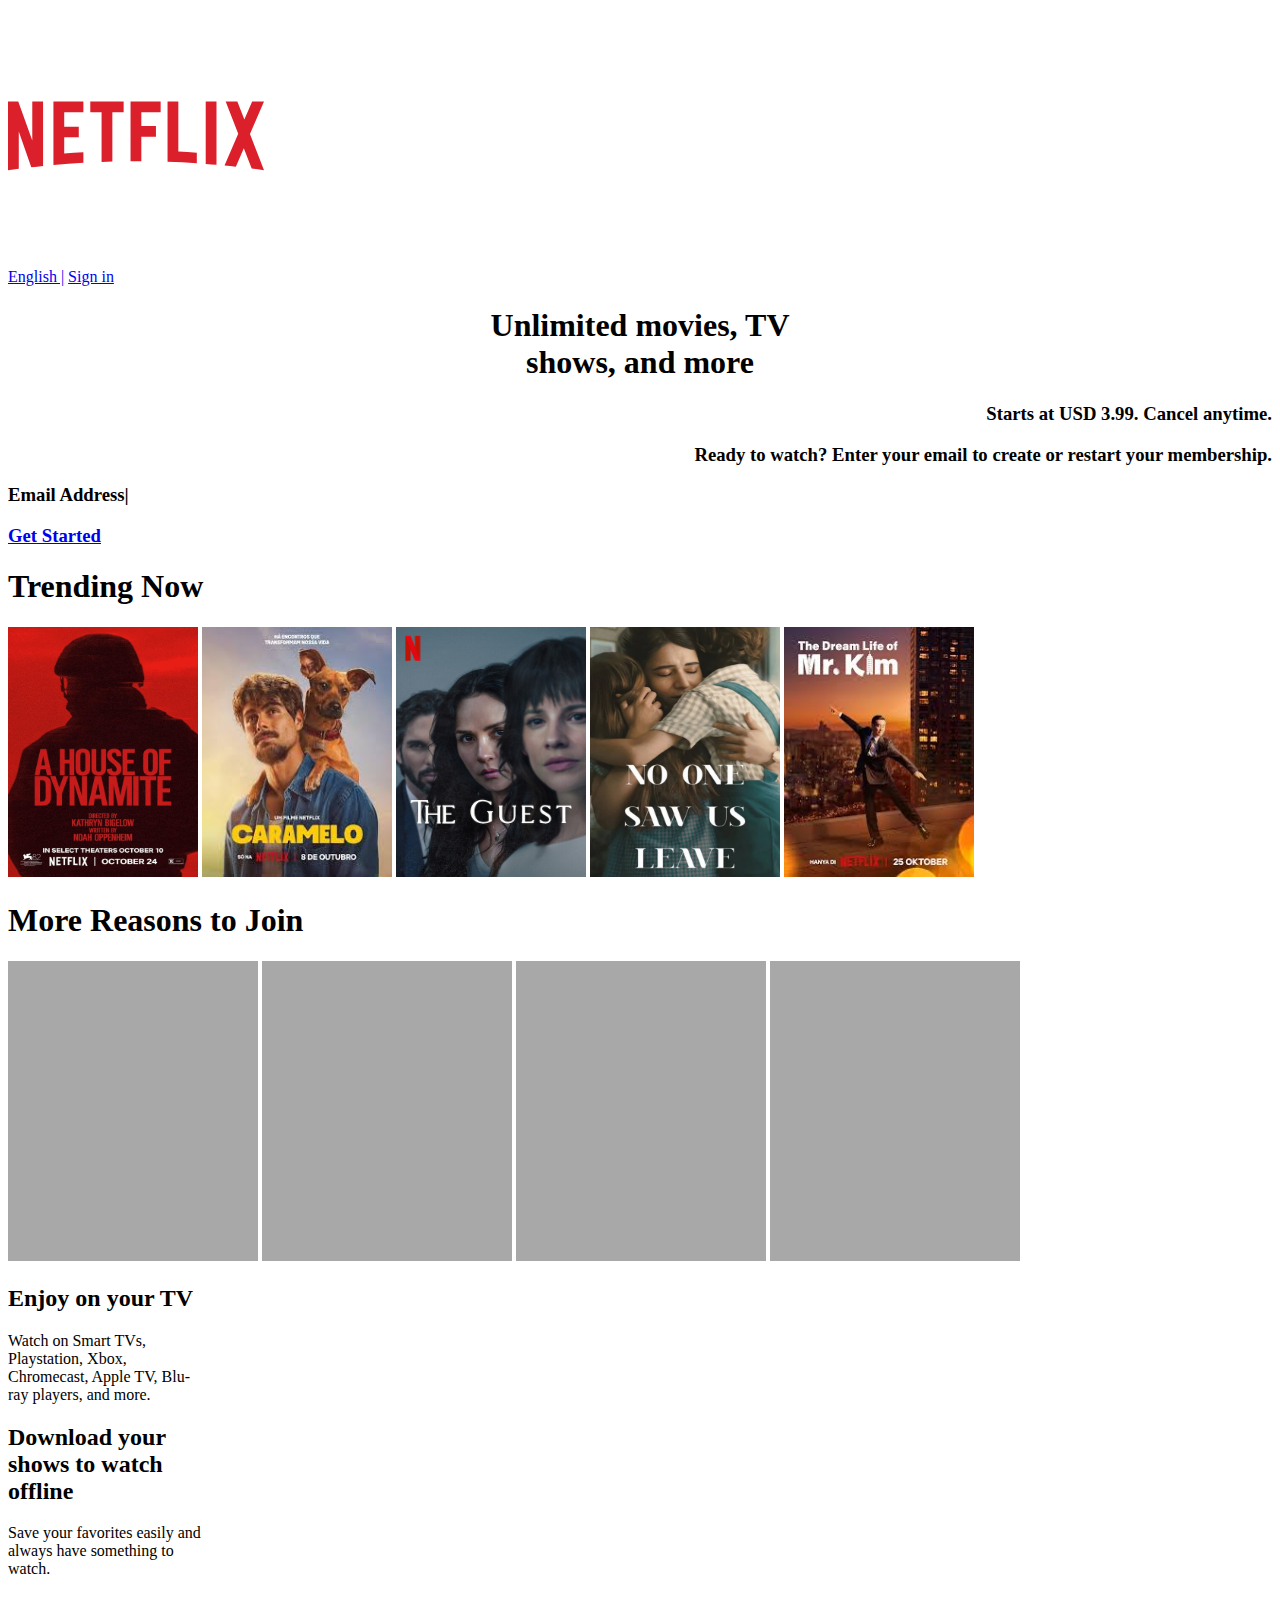
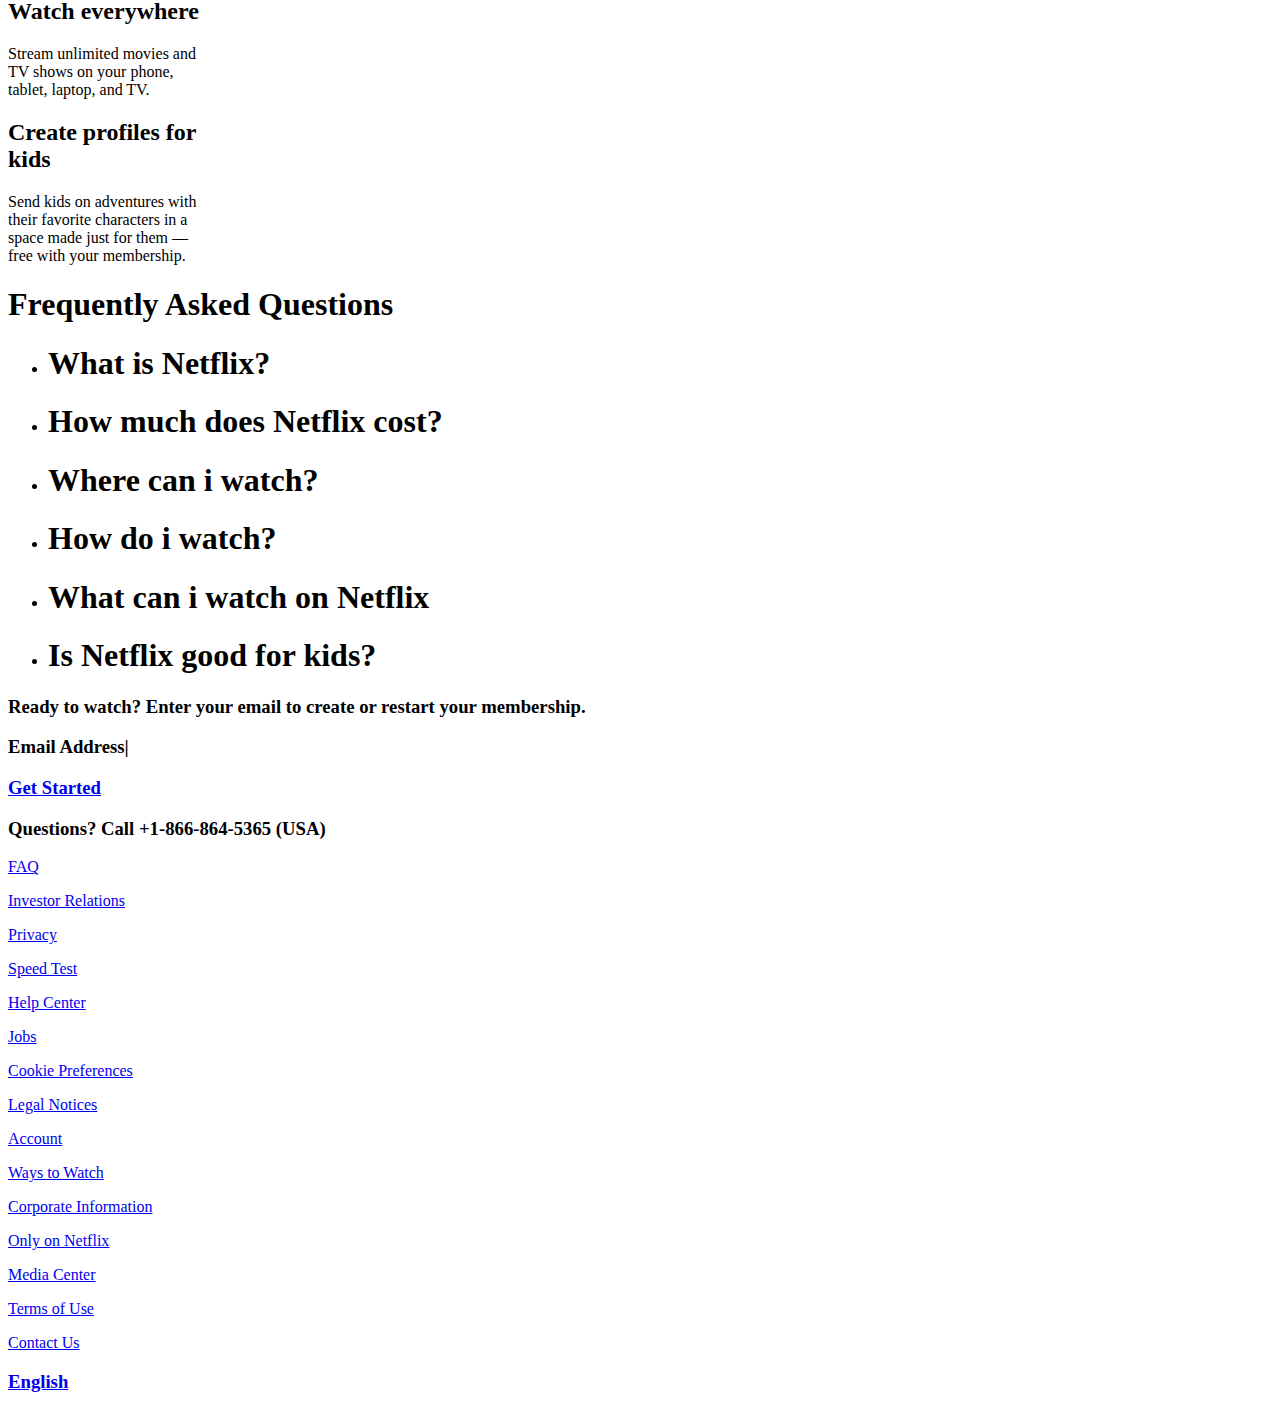
<file: ProyectoUnoJhonerRivas/index.html>
<!DOCTYPE html>
<html lang="en">
    <head>
        <meta charset="UTF-8" />
        <meta http-equiv="X-UA-Compatible" content="IE=edge" />
        <meta name="viewport" content="width=device-width, initial-scale=1.0" />
        <title>Netflix Jhonger</title>
        <link rel="stylesheet" href="style.css" />
    </head>
    <body>
        <div class="header">

    <nav>
        <img src="img/titulo.png" class="titulo">
        <div>
            <a href="#">English |</a>
            <a href="https://www.netflix.com/ve/login?serverState=%7B%22realm%22%3A%22growth%22%2C%22name%22%3A%22IDENTIFICATION%22%2C%22clcsSessionId%22%3A%229da60d80-de94-4141-88c6-679f20cfc82b%22%2C%22sessionContext%22%3A%7B%22session-breadcrumbs%22%3A%7B%22funnel_name%22%3A%22loginWeb%22%7D%7D%7D"> Sign in</a>
        </div>
    </nav>

    <div class="menu">
    <h1> Unlimited movies, TV <br>shows, and more </h1>
    <h3>Starts at USD 3.99. Cancel anytime.</h3>
    <h3>Ready to watch? Enter your email to create or restart your membership.</h3>
    </div>

    <div class="menu2">
        <h3><p>Email Address|</p></h3>
        <h3><p><a href="#"> Get Started</a></p></h3>
   </div>


    <div class="trending">
        <h1>Trending Now</h1>
    </div>

    <div class="pelicula">
            <img src="img/pelicula.jpg" style="width: 190px; height: 250px;">
            <img src="img/pelicula2.jpg" style="width: 190px; height: 250px;">
            <img src="img/pelicula3.jpg" style="width: 190px; height: 250px;">
            <img src="img/imagen4.avif" style="width: 190px; height: 250px;">
            <img src="img/pelicula4.jpg" style="width: 190px; height: 250px;">
    </div>

    <div class="reasons">
        <h1>More Reasons to Join</h1>
        <img src="img/plantilla.jpg" style="width: 250px; height: 300px;">
        <img src="img/plantilla.jpg" style="width: 250px; height: 300px;">
        <img src="img/plantilla.jpg" style="width: 250px; height: 300px;">
        <img src="img/plantilla.jpg" style="width: 250px; height: 300px;">
    </div>

    <div class="plantilla">
        <h2>Enjoy on your TV</h2>
        <p> Watch on Smart TVs,<br> Playstation, Xbox,<br> Chromecast, Apple TV, Blu-<br>ray players, and more.</p>
    </div>
        <div class="plantilla2">
            <h2>Download your<br> shows to watch<br> offline</h2>
            <p> Save your favorites easily and<br> always have something to<br> watch.</p>
    </div>
        <div class="plantilla3">
            <h2>Watch everywhere</h2>
            <p> Stream unlimited movies and<br> TV shows on your phone,<br> tablet, laptop, and TV.</p>
    </div>
       <div class="plantilla4">
            <h2>Create profiles for <br>kids</h2>
            <p> Send kids on adventures with<br>their favorite characters in a<br> space made just for them —<br>free with your membership.</p>
    </div>

    <div class="questions">
        <h1>Frequently Asked Questions</h1>
    </div>

    <div class="questions2">
        <ul>
            <li><h1>What is Netflix?</h1></li>
            <li><h1>How much does Netflix cost?</h1></li>
            <li><h1>Where can i watch?</h1></li>
            <li><h1>How do i watch?</h1></li>
            <li><h1>What can i watch on Netflix</h1></li>
            <li><h1>Is Netflix good for kids?</h1></li>
        </ul>
    </div>

     <div class="ready">
            <h3>Ready to watch? Enter your email to create or restart your membership.</h3>
    </div>

    <div class="Address">
        <h3><p>Email Address|</p></h3>
        <h3><p><a href="#"> Get Started</a></p></h3>
   </div>

   <div class="questions3">
            <h3>Questions? Call +1-866-864-5365 (USA)</h3>
            <p><a href="https://help.netflix.com/es/node/412">FAQ</a></p>
            <p><a href="https://ir.netflix.net/ir-overview/profile/default.aspx">Investor Relations</a></p>
            <p><a href="https://help.netflix.com/legal/privacy">Privacy</a></p>
            <p><a href="https://fast.com/es/">Speed Test</a></p>
   </div>

   <div class="questions4">
            <p><a href="https://help.netflix.com/es">Help Center</a></p>
            <p><a href="https://jobs.netflix.com/">Jobs</a></p>
            <p><a href="#">Cookie Preferences</a></p>
            <p><a href="https://help.netflix.com/legal/notices">Legal Notices</a></p>
   </div>

   <div class="questions5">
            <p><a href="https://www.netflix.com/ve/login?nextpage=https%3A%2F%2Fwww.netflix.com%2Fyouraccount&serverState=%7B%22realm%22%3A%22growth%22%2C%22name%22%3A%22IDENTIFICATION%22%2C%22clcsSessionId%22%3A%22f867ceb3-fc8a-45fd-98f9-bed75fe0d724%22%2C%22sessionContext%22%3A%7B%22session-breadcrumbs%22%3A%7B%22funnel_name%22%3A%22loginWeb%22%7D%2C%22login.navigationSettings%22%3A%7B%22nextPage%22%3A%22https%3A%2F%2Fwww.netflix.com%2Fyouraccount%22%7D%7D%7D">Account</a></p>
            <p><a href="https://help.netflix.com/es/node/14361">Ways to Watch</a></p>
            <p><a href="https://help.netflix.com/es/node/134094">Corporate Information</a></p>
            <p><a href="https://www.netflix.com/ve-en/browse/genre/839338">Only on Netflix</a></p>
   </div>

   <div class="questions6">
            <p><a href="https://media.netflix.com/es/">Media Center</a></p>
            <p><a href="https://help.netflix.com/legal/termsofuse">Terms of Use</a></p>
            <p><a href="https://help.netflix.com/es/contactus">Contact Us</a></p>
   </div>

   <div class="English">
        <h3><a href="#">English</a></h3>
   </div>



</body>
</html>
</file>
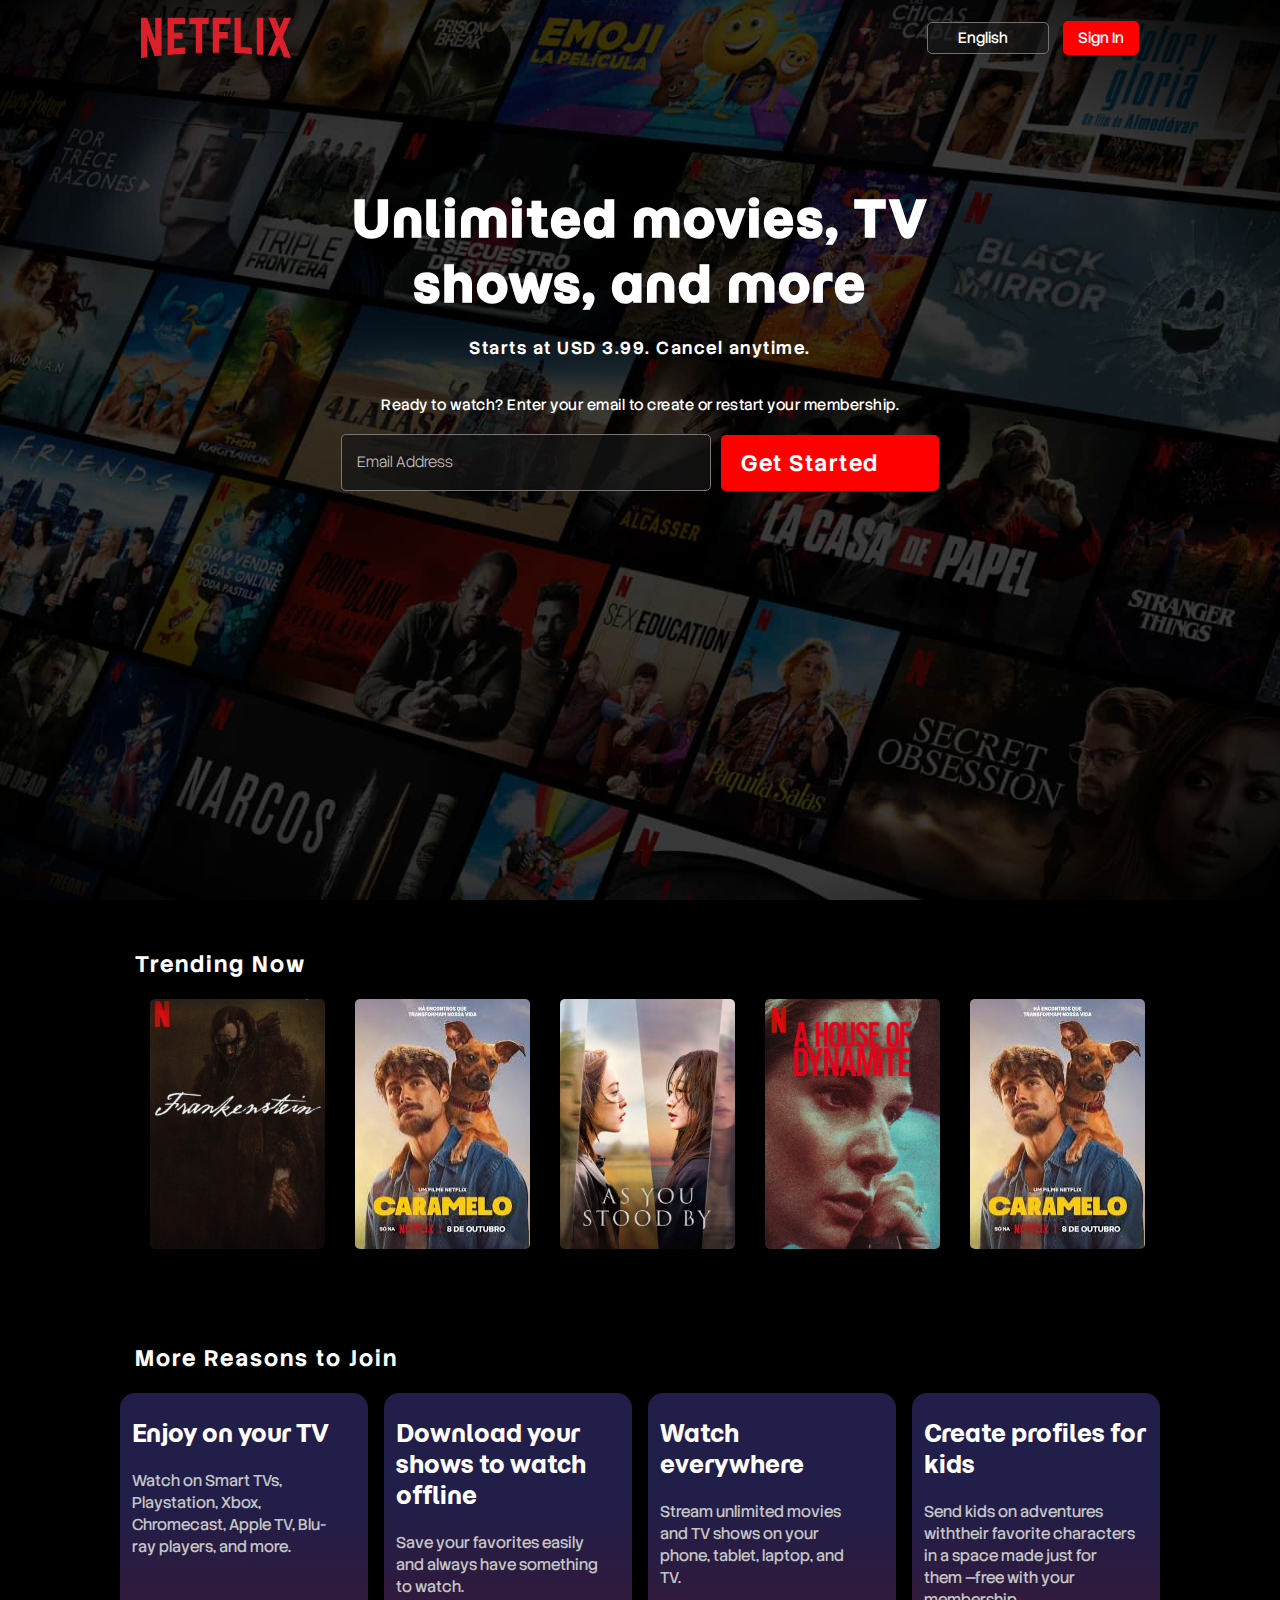
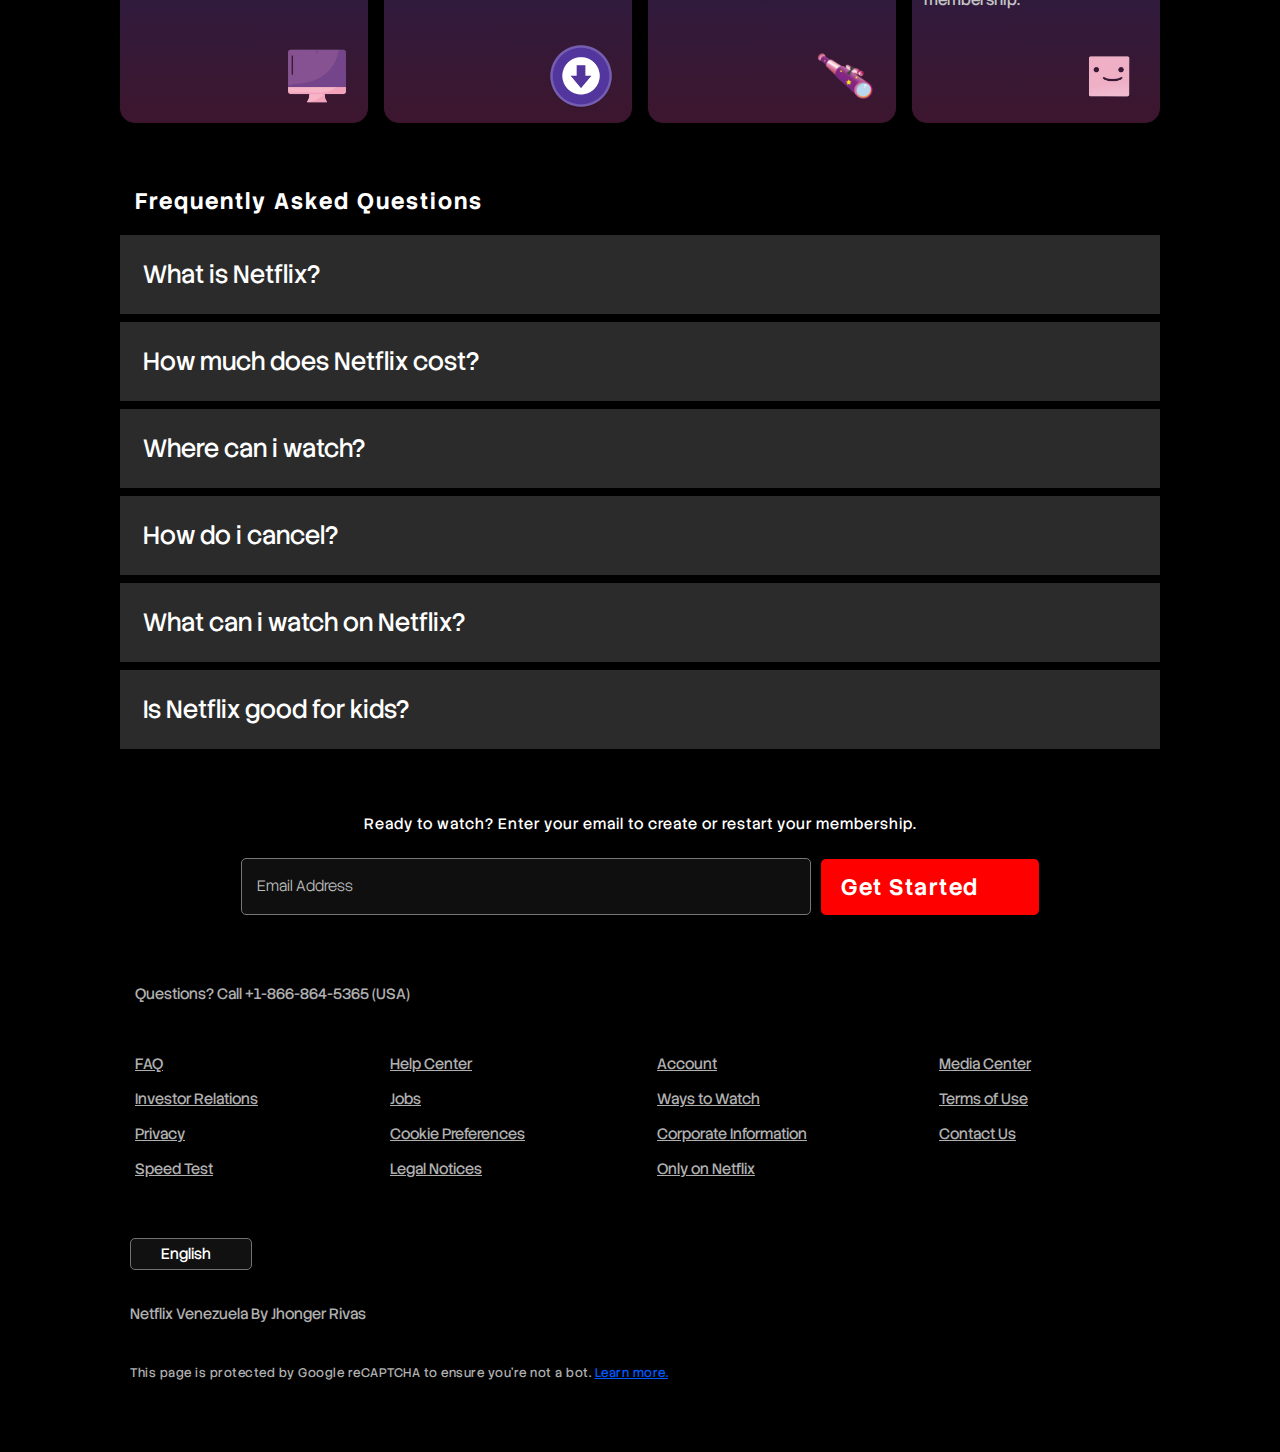
<file: proyecto-uno-ee-netflix-main/ProyectoUnoJhonerRivas/index.html>
<!DOCTYPE html>
<html lang="en">
    <head>
        <meta charset="UTF-8" />
        <meta http-equiv="X-UA-Compatible" content="IE=edge" />
        <meta name="viewport" content="width=device-width, initial-scale=1.0" />
        <title>Netflix Jhonger</title>
        
        <link rel="icon" href="./img/icono.png">

        <link rel="preconnect" href="https://fonts.googleapis.com">
        <link rel="preconnect" href="https://fonts.gstatic.com" crossorigin>
        <link href="https://fonts.googleapis.com/css2?family=Stack+Sans+Headline&display=swap" rel="stylesheet">

        <link rel="preconnect" href="https://fonts.googleapis.com">
        <link rel="preconnect" href="https://fonts.gstatic.com" crossorigin>
        <link href="https://fonts.googleapis.com/css2?family=Momo+Trust+Display&display=swap" rel="stylesheet">
        <link rel="stylesheet" href="style.css" />
    </head>
    <body>
        <div class="header">
            <nav>
                <img src="img/titulo.png" class="titulo">
                <div>
                    <a class="fondogris" href="#">English</a>
                    <a class="fondorojo" href="https://www.netflix.com/ve-en/login"> Sign In</a>
                </div>
            </nav>
            <div class="menu">
                <h1> Unlimited movies, TV <br>shows, and more </h1>
                <h3>Starts at USD 3.99. Cancel anytime.</h3>
                <h4>Ready to watch? Enter your email to create or restart your membership.</h4>
            </div>
            <div class="align_inicio">
            <div class="email">
                <input type="email" placeholder="Email Address">
                <label for="Email Address"></label>
            </div>
            <div>
                <h2><p><a class="get" href="#"> Get Started </a></p></h2>
            </div>
            </div>
        </div>

    <h2 class="trending">Trending Now</h2>
    <div class="fila_peliculas">
            <img class="pelicula" src="img/pelicula.jpg">
            <img class="pelicula" src="img/pelicula2.jpg">
            <img class="pelicula" src="img/pelicula3.jpg">
            <img class="pelicula" src="img/pelicula4.jpeg">
            <img class="pelicula" src="img/pelicula5.jpg">
    </div>

    <h2 class="reasons_text">More Reasons to Join</h2>
    <div class="reasons_fila">

        <div class="reasons_card">
            <div class="reasons">
            <div class="plantilla">
                <h2>Enjoy on your TV</h2>
                <p> Watch on Smart TVs,<br> Playstation, Xbox,<br> Chromecast, Apple TV, Blu-<br>ray players, and more.</p>
                <img class="mini_img" src="img/monitor.png">
            </div>
            </div>
        </div>

        <div class="reasons_card">
            <div class="reasons">
            <div class="plantilla">
                <h2>Download your<br> shows to watch<br> offline</h2>
                <p>Save your favorites easily<br> and always have something<br> to watch.</p>
            </div>
            </div>
            <img class="mini_img" src="img/descarga.webp">
        </div>

        <div class="reasons_card">
            <div class="reasons">
            <div class="plantilla">
                <h2>Watch<br> everywhere</h2>
                <p>Stream unlimited movies<br> and TV shows on your<br> phone, tablet, laptop, and<br> TV.</p>
                <img class="mini_img" src="img/telescopio.png">
            </div>
            </div>
        </div>

        <div class="reasons_card">
            <div class="reasons">
            <div class="plantilla">
                <h2>Create profiles for <br>kids</h2>
            <p> Send kids on adventures<br> withtheir favorite characters<br> in a space made just for<br> them —free with your<br> membership.</p>
            <img class="mini_img" src="img/cara-removebg-preview.png">
            </div>
        </div>
    </div>
    </div>

    <h2 class="questions">Frequently Asked Questions</h2>
    <div class="acordeon-borde">
    <div class="acordeon">
        
        <div class="acordeon__item">
            <input type="checkbox" name="acordeon" id="item1">
            <label for="item1" class="acordeon__titulo">What is Netflix?</label>
            <h2 class="acordeon__contenido">Netflix is a streaming service that offers a wide variety of award-winning TV shows, movies, anime, documentaries, and more on thousands of internet-connected devices.</h2>

            <h2 class="acordeon__contenido2">You can watch as much as you want, whenever you want without a single commercial all for one low monthly price. There's always something new to discover and new TV shows and movies are added every week!</h2>
        </div>
        <div class="acordeon__item">
            <input type="checkbox" name="acordeon" id="item2">
            <label for="item2" class="acordeon__titulo">How much does Netflix cost?</label>
            <h2 class="acordeon__contenido">Watch Netflix on your smartphone, tablet, Smart TV, laptop, or streaming device, all for one fixed monthly fee. Plans range from USD 3.99 to USD 7.99/month.</h2>
        </div>
        <div class="acordeon__item">
            <input type="checkbox" name="acordeon" id="item3">
            <label for="item3" class="acordeon__titulo">Where can i watch?</label>
            <h2 class="acordeon__contenido">Watch anywhere, anytime. Sign in with your Netflix account to watch instantly on the web at netflix.com from your personal computer or on any internet-connected device that offers the Netflix app, including smart TVs, smartphones, tablets, streaming media players and game consoles.</h2>

            <h2 class="acordeon__contenido2">You can also download your favorite shows with the iOS or Android app. Use downloads to watch while you're on the go and without an internet connection. Take Netflix with you anywhere.</h2>
        </div>
        <div class="acordeon__item">
            <input type="checkbox" name="acordeon" id="item4">
            <label for="item4" class="acordeon__titulo">How do i cancel?</label>
            <h2 class="acordeon__contenido">Netflix is flexible. You can easily cancel your account online in two clicks. There are no cancellation fees - start or stop your account anytime.</h2>
        </div>
        <div class="acordeon__item">
            <input type="checkbox" name="acordeon" id="item5">
            <label for="item5" class="acordeon__titulo">What can i watch on Netflix?</label>
            <h2 class="acordeon__contenido">Netflix has an extensive library of feature films, documentaries, TV shows, anime, award-winning Netflix originals, and more. Watch as much as you want, anytime you want.</h2>
        </div>
        <div class="acordeon__item">
            <input type="checkbox" name="acordeon" id="item6">
            <label for="item6" class="acordeon__titulo">Is Netflix good for kids?</label>
            <h2 class="acordeon__contenido">The Netflix Kids experience is included in your membership to give parents control while kids enjoy family-friendly TV shows and movies in their own space.</h2>

            <h2 class="acordeon__contenido2">Kids profiles come with PIN-protected parental controls that let you restrict the maturity rating of content kids can watch and block specific titles you don’t want kids to see.</h2>
        </div>
    </div>
    </div>

    <p class="ready">Ready to watch? Enter your email to create or restart your membership.</p>

    <div class="align_inicio">
            <div class="email2">
                <input type="email2" placeholder="Email Address">
                <label for="Email Address"></label>
            </div>
            <div>
                <h2><p><a class="get" href="#"> Get Started </a></p></h2>
            </div>
    </div>
</body>

<footer>
       <div>
        <p class="questions3">Questions? Call +1-866-864-5365 (USA)</p>
   </div>
   <div class="fila_container">
   <div class="fila">
            <p><a style="color: #afafaf" href="https://help.netflix.com/es/node/412">FAQ</a></p>
            <p><a style="color: #afafaf" href="https://ir.netflix.net/ir-overview/profile/default.aspx">Investor Relations</a></p>
            <p><a style="color: #afafaf" href="https://help.netflix.com/legal/privacy">Privacy</a></p>
            <p><a style="color: #afafaf" href="https://fast.com/es/">Speed Test</a></p>
   </div>

    <div class="fila">
        <p><a style="color: #afafaf" href="https://help.netflix.com/es">Help Center</a></p>
        <p><a style="color: #afafaf" href="https://jobs.netflix.com/">Jobs</a></p>
        <p><a style="color: #afafaf" href="#">Cookie Preferences</a></p>
        <p><a style="color: #afafaf" href="https://help.netflix.com/legal/notices">Legal Notices</a></p>
    </div>

    <div class="fila">
        <p><a style="color: #afafaf" href="https://www.netflix.com/ve/login?nextpage=https%3A%2F%2Fwww.netflix.com%2Fyouraccount&serverState=%7B%22realm%22%3A%22growth%22%2C%22name%22%3A%22IDENTIFICATION%22%2C%22clcsSessionId%22%3A%22f867ceb3-fc8a-45fd-98f9-bed75fe0d724%22%2C%22sessionContext%22%3A%7B%22session-breadcrumbs%22%3A%7B%22funnel_name%22%3A%22loginWeb%22%7D%2C%22login.navigationSettings%22%3A%7B%22nextPage%22%3A%22https%3A%2F%2Fwww.netflix.com%2Fyouraccount%22%7D%7D%7D">Account</a></p>
        <p><a style="color: #afafaf" href="https://help.netflix.com/es/node/14361">Ways to Watch</a></p>
        <p><a style="color: #afafaf" href="https://help.netflix.com/es/node/134094">Corporate Information</a></p>
        <p><a style="color: #afafaf" href="https://www.netflix.com/ve-en/browse/genre/839338">Only on Netflix</a></p>
    </div>

    <div class="fila">
        <p><a style="color: #afafaf" href="https://media.netflix.com/es/">Media Center</a></p>
        <p><a style="color: #afafaf" href="https://help.netflix.com/legal/termsofuse">Terms of Use</a></p>
        <p><a style="color: #afafaf" href="https://help.netflix.com/es/contactus">Contact Us</a></p>
    </div>
    </div>

    <a class="fondogris2" href="#">English</a>
    <h4 style="color: #afafaf" class="vnz">Netflix Venezuela By Jhonger Rivas<h4>
    <h5 style="color: #afafaf" class="final">This page is protected by Google reCAPTCHA to ensure you're not a bot. <a class="final2" href="">Learn more.</a></h5>
    
</footer>
</html>
</file>
<file: ProyectoUnoJhonerRivas/style.css>
.menu {
    text-align: right;
}

.menu h1 {
    text-align: center;
}
</file>
<file: proyecto-uno-ee-netflix-main/ProyectoUnoJhonerRivas/style.css>
/*
font-family: "Momo Trust Display", sans-serif; 
font-weight: 400;
font-style: normal;
*/

/* 
    font-family: "Stack Sans Headline", sans-serif;
    font-optical-sizing: auto;
    font-weight: 400;
    font-style: normal;
*/

body {
    background: #000;
    color: #fff;
    margin: 0;
}

@media (min-width: 768px) {
    body {
        font-size: 15px;
    }
}

.header {
    min-height: 100vh;
    width: 100%;
    background-image: radial-gradient(ellipse, transparent 70%, black 100%), linear-gradient(rgba(0,0,0,0.7),rgba(0,0,0,0.7)), url(./img/fondo.jpg);
    background-size: cover;
    background-position: center;
    position: relative;
}

.fondogris {
    background-color: rgba(27, 27, 27, 0.644);
    border: rgb(114, 114, 114) solid 1px;
    border-radius: 5px;
    padding: 5px 40px 5px 30px;
    margin-right: 10px;
    text-decoration: none;
    font-family: "Stack Sans Headline", sans-serif;
    font-optical-sizing: auto;
    font-weight: 400;
    font-style: normal;
}

.fondorojo {
    background-color: red;
    border-radius: 5px;
    padding: 7px 15px 7px 15px;
    text-decoration: none;
    font-family: "Stack Sans Headline", sans-serif;
    font-optical-sizing: auto;
    font-weight: 400;
    font-style: normal;
}

nav {
    display: flex;
    align-items: center;
    justify-content: space-between;
    padding: 8px 11%;
}

.titulo {
    width: 150px;
    height: 60px;
    object-fit: cover;
}

.menu {
    position: relative;
    text-align: center;
}

.menu h1{
    padding-top: 77px;
    text-align: center;
    font-size: 3.1rem;
    margin-bottom: -30px;
    letter-spacing: 2px;
    font-family: "Momo Trust Display", sans-serif; 
    font-weight: 1000;
    font-style: normal;
}

.menu h3{
    margin-bottom: 20px;
    letter-spacing: 1.5px;
    text-align: center;
    padding-top: 2.5%;
    font-family: "Stack Sans Headline", sans-serif;
    font-optical-sizing: auto;
    font-weight: 600;
    font-style: normal;
}

.menu h4{
    margin-bottom: 10px;
    letter-spacing: 0.5px;
    text-align: center;
    padding-top: 1.3%;
    font-family: "Stack Sans Headline", sans-serif;
    font-optical-sizing: auto;
    font-weight: 400;
    font-style: normal;
}

.align_inicio {
    display: flex;
    justify-content: center;
    align-items: center;
}

.email input {
    color: rgb(255, 255, 255);
    position: relative;
    background-color: rgba(20, 20, 20, 0.726);
    border: rgb(119, 119, 119) solid 1px;
    border-radius: 5px;
    padding: 19px 200px 19px 15px;
    font-family: "Stack Sans Headline", sans-serif;
    font-optical-sizing: auto;
    font-weight: 10;
    font-style: normal;
}

::placeholder {
    font-size: 15px;
    color: #bbbbbb;
    font-family: "Stack Sans Headline", sans-serif;
    font-optical-sizing: auto;
    font-weight: 10;
    font-style: normal;
}

.get {
    position: relative;
    letter-spacing: 1.5px;
    background-color: red;
    border-radius: 5px;
    padding: 13px 60px 13px 20px;
    margin-left: 10px;
    font-family: "Stack Sans Headline", sans-serif;
    font-optical-sizing: auto;
    font-weight: 600;
    font-style: normal;
    text-decoration: none;
}

a {
    color: white;
}

a:hover {
    color: #dbcdcd;
}

.trending {
    position: relative;
    text-align: left;
    letter-spacing: 1.5px;
    margin-left: 135px;
    padding-top: 30px;
    font-family: "Stack Sans Headline", sans-serif;
    font-optical-sizing: auto;
    font-weight: 700;
    font-style: normal;
    letter-spacing: 2px;
}


.fila_peliculas {
    display: flex;
    padding: 2px 20px 50px 20px;
    margin-top: 5px;
    margin-left: 15px;
    gap: 30px;
    justify-content: center;
}

.pelicula {
    width: 175px;
    height: 250px;
    object-fit: cover;
    border-radius: 5px;
    transition: transform 0.2s ease-in-out;
}

.pelicula:hover {
    transform: scale(1.07);
    cursor: pointer;
}

.reasons_text {
    position: relative;
    text-align: left;
    letter-spacing: 1.5px;
    padding-top: 25px;
    margin-left: 135px;
    font-family: "Stack Sans Headline", sans-serif;
    font-optical-sizing: auto;
    font-weight: 700;
    font-style: normal;
    letter-spacing: 2px;
}

.reasons_fila {
    display: flex;
    padding: 1px 20px 20px 20px;
    margin-top: 10px;
    gap: 16px;
    justify-content: center;
}

.reasons_card {
    position: relative;
    width: 248px;
    height: 330px;
}

.reasons_card .reasons {
    width: 100%;
    height: 100%;
}

.plantilla {
    display: flex;
    flex-direction: column;
    align-items: left;
    text-align: left;
    padding: 5px 12px 12px 12px;
}

.plantilla h2 {
    font-size: 1.6em;
    margin-bottom: 5px;
    line-height: 1.3;
    font-family: "Momo Trust Display", sans-serif; 
    font-weight: 400;
    font-style: normal;
}

.plantilla p {
    color: rgb(197, 197, 197);
    font-size: 1.05em;
    line-height: 1.4;
    font-family: "Stack Sans Headline", sans-serif;
    font-optical-sizing: auto;
    font-weight: 400;
    font-style: normal;
}

.reasons {
    object-fit: cover;
    border-radius: 15px;
    background-image: linear-gradient( #211e49, #211e49, #321a3b, #3d162e);
}

.mini_img {
    position: absolute;
    top: 75%;
    left: 65%;
    width: 70px;
    height: 70px;
    padding: 1px;
}

.questions {
    position: relative;
    text-align: left;
    letter-spacing: 1.5px;
    padding-top: 25px;
    margin-left: 135px;
    font-family: "Stack Sans Headline", sans-serif;
    font-optical-sizing: auto;
    font-weight: 700;
    font-style: normal;
    letter-spacing: 2px;
}

.acordeon-borde {
    max-width: 1040px;
    margin: auto;
    padding-bottom: 30px;
}

.acordeon input {
    display: none;
}

.acordeon__item {
    margin-top: 8px;
}

.acordeon__titulo {
    display: block;
    padding: 23px;
    background: rgb(43, 43, 43);
    font-size: 25px;
    cursor: pointer;
    font-family: "Stack Sans Headline", sans-serif;
    font-optical-sizing: auto;
    font-weight: 400;
    font-style: normal;
}
.acordeon__titulo:hover {
    background: rgb(82, 82, 82);
}

.acordeon__contenido {
    height: 0;
    overflow: hidden;
    margin: 0;
    transition: all 0.5s;
    background: rgb(43, 43, 43);
    font-family: "Stack Sans Headline", sans-serif;
    font-optical-sizing: auto;
    font-weight: 400;
    font-style: normal;
}

.acordeon__contenido2 {
    height: 0;
    overflow: hidden;
    margin: 0;
    transition: all 0.5s;
    background: rgb(43, 43, 43);
    font-family: "Stack Sans Headline", sans-serif;
    font-optical-sizing: auto;
    font-weight: 400;
    font-style: normal;
}

.acordeon input:checked ~ .acordeon__contenido{
    height: auto;
    border-top: #000 solid 1.5px;
    padding: 20px;
}

.acordeon input:checked ~ .acordeon__contenido2{
    height: auto;
    padding: 20px;
}

.questions2 {
    position: absolute;
    top: 260%;
    left: 10%;
    font-family: "Stack Sans Headline", sans-serif;
    font-optical-sizing: auto;
    font-weight: 400;
    font-style: normal;
}

.ready {
    position: relative;
    padding: 20px 0px 0px 0px;
    text-align: center;
    font-family: "Stack Sans Headline", sans-serif;
    font-optical-sizing: auto;
    font-weight: 400;
    font-style: normal;
    letter-spacing: 1px;
}

.email2 input {
    color: rgb(255, 255, 255);
    position: relative;
    background-color: rgba(20, 20, 20, 0.726);
    border: rgb(119, 119, 119) solid 1px;
    border-radius: 5px;
    padding: 19px 400px 19px 15px;
    font-family: "Stack Sans Headline", sans-serif;
    font-optical-sizing: auto;
    font-weight: 10;
    font-style: normal;
}

.questions3 {
    position: relative;
    margin-top: 30px;
    margin-left: 115px;
    padding: 30px 20px 20px 20px;
    font-family: "Stack Sans Headline", sans-serif;
    font-optical-sizing: auto;
    font-weight: 400;
    font-style: normal;
    color: #afafaf;
}

.fila_container {
    margin-left: 135px;
    display: flex;
    justify-content: space-between;
    width: 70%;
    padding-bottom: 50px;
    
}

.fila {
    font-family: "Stack Sans Headline", sans-serif;
    font-optical-sizing: auto;
    font-weight: 400;
    font-style: normal;
}

.fondogris2 {
    background-color: rgba(27, 27, 27, 0.644);
    border: rgb(114, 114, 114) solid 1px;
    border-radius: 5px;
    padding: 5px 40px 5px 30px;
    margin-left: 130px;
    text-decoration: none;
    font-family: "Stack Sans Headline", sans-serif;
    font-optical-sizing: auto;
    font-weight: 400;
    font-style: normal;
}

.vnz {
    position: relative;
    padding: 20px;
    margin-left: 110px;
    font-family: "Stack Sans Headline", sans-serif;
    font-optical-sizing: auto;
    font-weight: 400;
    font-style: normal;
}

.final {
    position: relative;
    padding: 0px 20px 50px 20px;
    margin-left: 110px;
    letter-spacing: 0.5px;
    font-family: "Stack Sans Headline", sans-serif;
    font-optical-sizing: auto;
    font-weight: 400;
    font-style: normal;
}

.final2 {
    color: rgb(0, 89, 255);
    letter-spacing: 0.5px;
}
</file>
